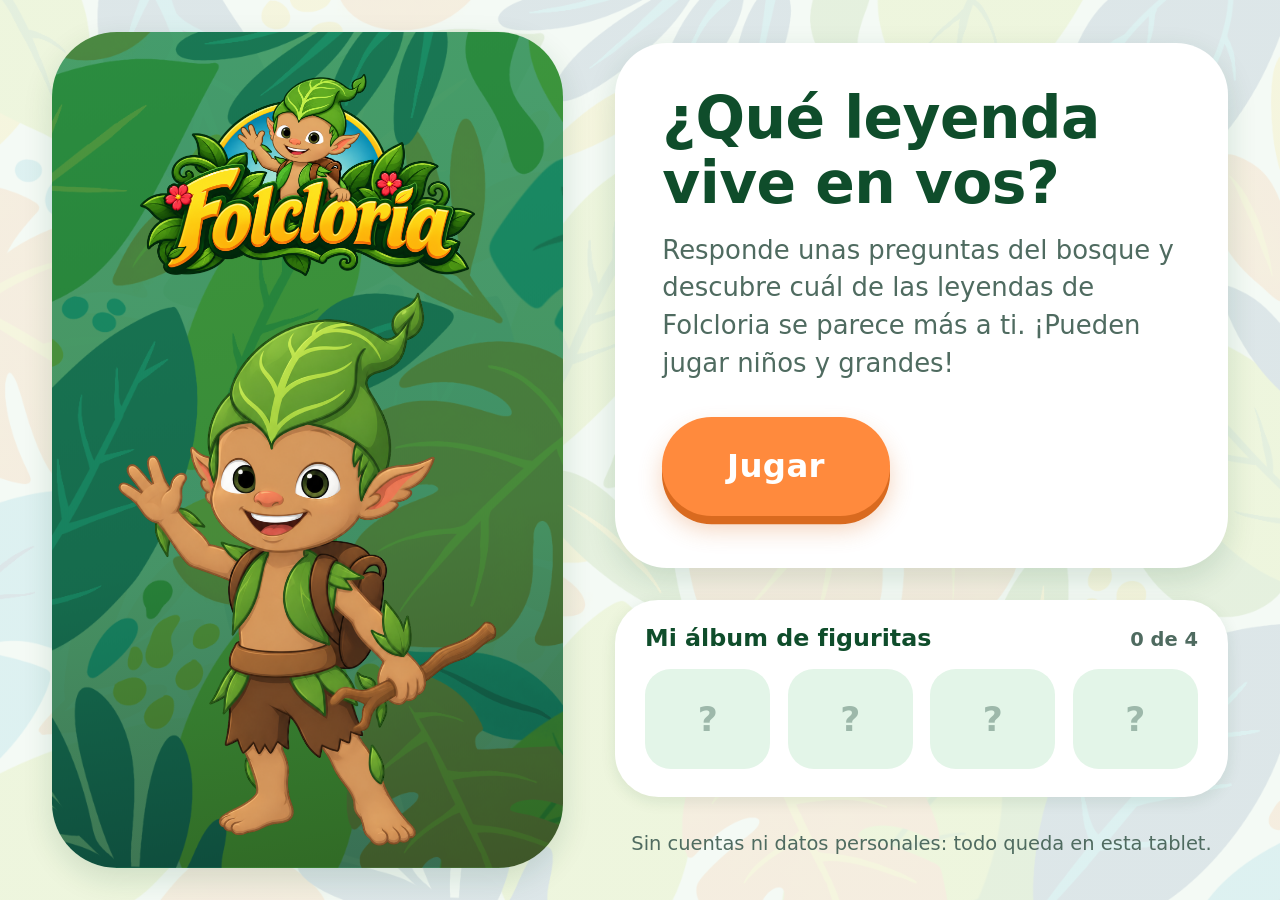
<file: index.html>
<!DOCTYPE html>
<html lang="es">
<head>
  <meta charset="utf-8">
  <meta name="viewport" content="width=device-width, initial-scale=1, maximum-scale=1, user-scalable=no, viewport-fit=cover">
  <title>¿Qué leyenda vive en vos? · Folcloria</title>
  <meta name="description" content="Responde unas preguntas del bosque y descubre qué leyenda de Folcloria vive en vos.">
  <meta name="theme-color" content="#1f8a4c">
  <!-- Tablet: al agregar a la pantalla de inicio se abre a pantalla completa -->
  <meta name="apple-mobile-web-app-capable" content="yes">
  <meta name="mobile-web-app-capable" content="yes">
  <meta name="apple-mobile-web-app-status-bar-style" content="black-translucent">
  <meta name="apple-mobile-web-app-title" content="Folcloria">
  <link rel="stylesheet" href="style.css">
</head>
<body>
  <div id="app">
    <main id="screen" class="screen" aria-live="polite"></main>

    <!-- Confirmación para salir (en vez del cuadro nativo del navegador) -->
    <div class="modal" id="modal" hidden>
      <div class="modal-card" role="dialog" aria-modal="true" aria-labelledby="modalTitle">
        <h2 id="modalTitle">¿Salir del juego?</h2>
        <p>Se perderá este turno.</p>
        <div class="btn-row">
          <button class="btn btn-secondary" data-act="exit-no">Seguir jugando</button>
          <button class="btn btn-primary" data-act="exit-yes">Salir</button>
        </div>
      </div>
    </div>

    <div class="toast" id="toast" role="status" aria-live="polite"></div>
  </div>

  <!-- Aviso si la tablet está en vertical -->
  <div id="rotate" role="alert">
    <div class="rot-icon" aria-hidden="true">🔄</div>
    <h2>Gira la tablet</h2>
    <p>Este juego se juega con la pantalla en horizontal.</p>
  </div>

  <script src="script.js"></script>
</body>
</html>
</file>
<file: style.css>
/* ==========================================================
   FOLCLORIA — Juego "¿Qué leyenda vive en vos?"  ·  versión TABLET HORIZONTAL
   Misma identidad visual del app (verde, azul, amarillo y naranja).
   Todo el tamaño se calcula en "rem", y el rem se ajusta al tamaño de la pantalla
   (ver html { font-size }), así el juego se ve bien de 1024×768 a 1366×1024.
   ========================================================== */
:root {
  --green-900: #0f4d2b;
  --green-700: #1a7a43;
  --green-600: #1f8a4c;
  --green-100: #e3f5e8;
  --blue: #2a9fd6;
  --blue-100: #def2fb;
  --yellow: #ffc93c;
  --yellow-100: #fff4cf;
  --orange: #ff8a3d;
  --orange-100: #ffe6d3;
  --ink: #17332a;
  --ink-soft: #4f6b60;
  --bg: #f4faf5;
  --card: #ffffff;
  --shadow: 0 .5rem 1.4rem rgba(15, 77, 43, .14);
  --shadow-sm: 0 .2rem .7rem rgba(15, 77, 43, .10);
  --sat: env(safe-area-inset-top, 0px);
  --sab: env(safe-area-inset-bottom, 0px);
  --sal: env(safe-area-inset-left, 0px);
  --sar: env(safe-area-inset-right, 0px);
  --font: -apple-system, BlinkMacSystemFont, "SF Pro Rounded", "Nunito", "Segoe UI", Roboto, system-ui, sans-serif;
}

/* 1rem ≈ 19.7px en una tablet de 1180×820; escala con la pantalla */
html { font-size: clamp(14px, min(2.4vh, 1.7vw), 26px); }
* { box-sizing: border-box; -webkit-tap-highlight-color: transparent; }
html, body { margin: 0; height: 100%; background: var(--green-700); }
body {
  font-family: var(--font); color: var(--ink); -webkit-text-size-adjust: 100%; -webkit-font-smoothing: antialiased;
  overscroll-behavior: none; touch-action: manipulation;
  user-select: none; -webkit-user-select: none; -webkit-touch-callout: none;
}
input { user-select: text; -webkit-user-select: text; }
img { max-width: 100%; display: block; -webkit-user-drag: none; }
button, input { font: inherit; color: inherit; }
button { cursor: pointer; }
h1, h2, h3, p { margin: 0; }

#app { position: fixed; inset: 0; background: var(--bg); overflow: hidden; }
/* Fondo con el brand pattern (se activa desde script.js si el archivo existe) */
#app.has-pattern { background-image: linear-gradient(var(--veil), var(--veil)), var(--pattern); background-size: cover; background-position: center; }

.screen {
  position: absolute; inset: 0; overflow-x: hidden; overflow-y: auto; display: flex; flex-direction: column;
  padding: calc(var(--sat) + 1.5rem) calc(var(--sar) + 2.4rem) calc(var(--sab) + 1.5rem) calc(var(--sal) + 2.4rem);
}
.screen > * { min-width: 0; min-height: 0; }
.screen.in { animation: viewIn .35s ease both; }
@keyframes viewIn { from { opacity: 0; transform: translateY(.8rem); } to { opacity: 1; transform: none; } }
@media (prefers-reduced-motion: reduce) { * { animation: none !important; transition: none !important; scroll-behavior: auto !important; } }

/* ---------- Imágenes con reserva ---------- */
.ph-wrap { position: relative; }
.ph-wrap img { width: 100%; height: 100%; object-fit: contain; }
.ph-label { display: none; }
.ph-wrap.missing {
  display: flex; align-items: center; justify-content: center; text-align: center;
  border: .15rem dashed rgba(31, 138, 76, .45); border-radius: 1rem; padding: .6rem;
  background: repeating-linear-gradient(45deg, rgba(31, 138, 76, .06) 0 .7rem, rgba(42, 159, 214, .06) .7rem 1.4rem);
}
.ph-wrap.missing img { display: none; }
.ph-wrap.missing .ph-label { display: block; font-size: .75rem; font-weight: 800; color: var(--green-700); line-height: 1.3; }

/* ---------- Botones ---------- */
.btn {
  display: inline-flex; align-items: center; justify-content: center; gap: .5rem;
  min-height: 3.7rem; padding: 0 2rem; border: 0; border-radius: 999px;
  font-weight: 900; font-size: 1.2rem; letter-spacing: .01em; transition: transform .15s ease, box-shadow .15s ease;
}
.btn:active { transform: scale(.97); }
.btn-primary { background: var(--orange); color: #fff; box-shadow: 0 .38rem 0 #d96a1f, 0 .6rem 1.1rem rgba(217, 106, 31, .3); margin-bottom: .38rem; }
.btn-primary:active { box-shadow: 0 .12rem 0 #d96a1f; transform: translateY(.25rem); }
.btn-secondary { background: #fff; color: var(--green-700); border: .16rem solid var(--green-600); }
.btn-ghost { background: transparent; color: var(--green-700); min-height: 3rem; font-size: 1.05rem; }
.btn.block-btn { width: 100%; }
.btn-row { display: flex; gap: 1rem; }
.btn-row .btn { flex: 1; padding: 0 1rem; white-space: nowrap; }

.card { background: var(--card); border-radius: 2.4rem; box-shadow: var(--shadow); padding: 2rem 2.2rem; }
.center { text-align: center; }
.fine { color: var(--ink-soft); font-size: .9rem; line-height: 1.4; text-align: center; }
.icon-btn {
  width: 3.4rem; height: 3.4rem; flex: none; border-radius: 50%; border: 0; background: #fff; box-shadow: var(--shadow-sm);
  font-size: 1.6rem; line-height: 1; color: var(--green-700); font-weight: 900;
}

/* ---------- Dos columnas ---------- */
.land { flex: 1; display: grid; grid-template-columns: 5fr 6fr; gap: 2.4rem; min-height: 0; }
.hero-panel {
  position: relative; overflow: hidden; min-height: 0; border-radius: 3rem; padding: 1.6rem 2rem 1rem;
  display: flex; flex-direction: column; align-items: center; gap: .4rem; box-shadow: var(--shadow);
  background: linear-gradient(170deg, var(--green-600) 0%, var(--green-700) 60%, var(--green-900) 100%);
}
#app.has-pattern .hero-panel {
  background-image: linear-gradient(170deg, rgba(31, 138, 76, var(--hero-a)) 0%, rgba(26, 122, 67, var(--hero-a)) 60%, rgba(15, 77, 43, var(--hero-a)) 100%), var(--pattern);
  background-size: cover, cover; background-position: center, center top;
}
.hero-panel .logo { width: min(82%, 25rem); aspect-ratio: 16 / 8; flex: none; }
.hero-panel .mascot { flex: 1; min-height: 0; width: 100%; }
.hero-panel .missing { border-color: rgba(255, 255, 255, .6); background: rgba(255, 255, 255, .1); }
.hero-panel .missing .ph-label { color: #fff; }

/* ---------- INTRO ---------- */
.intro-right { display: flex; flex-direction: column; justify-content: center; gap: 1.5rem; }
.intro-right .card h1 { font-size: 2.7rem; font-weight: 900; color: var(--green-900); letter-spacing: -.01em; line-height: 1.1; }
.intro-right .card p { margin: .8rem 0 1.6rem; color: var(--ink-soft); line-height: 1.45; font-size: 1.2rem; }
.album { background: #fff; border-radius: 2rem; box-shadow: var(--shadow-sm); padding: 1.1rem 1.4rem 1.3rem; }
.album h3 { font-size: 1.1rem; font-weight: 900; color: var(--green-900); display: flex; justify-content: space-between; align-items: baseline; }
.album h3 small { color: var(--ink-soft); font-weight: 700; font-size: .9rem; }
.slots { display: grid; grid-template-columns: repeat(4, 1fr); gap: .8rem; margin-top: .8rem; }
.slot { aspect-ratio: 1.25; border-radius: 1.2rem; background: var(--green-100); display: grid; place-items: center; font-size: 1.6rem; font-weight: 900; color: #9db8aa; overflow: hidden; }
.slot.on { background: var(--yellow-100); box-shadow: inset 0 0 0 .2rem var(--yellow); }
.slot .ph-wrap { width: 100%; height: 100%; padding: .2rem; }
.slot .ph-wrap.missing { font-size: 0; border: 0; background: none; padding: 0; }

/* ---------- SETUP (centrado y grande) ---------- */
.setup { flex: 1; display: flex; flex-direction: column; min-height: 0; }
.setup > .icon-btn { align-self: flex-start; }
.setup-wrap { flex: 1; min-height: 0; display: grid; place-items: center; }
.setup-card {
  width: min(48rem, 100%); background: #fff; border-radius: 3rem; box-shadow: var(--shadow); padding: 2rem 2.8rem 2.2rem;
  display: flex; flex-direction: column; gap: 1.3rem; text-align: center;
}
.setup-card h1 { font-size: 2.8rem; font-weight: 900; color: var(--green-900); letter-spacing: -.01em; line-height: 1.1; }
.field { display: flex; flex-direction: column; gap: .55rem; text-align: left; }
.field > span { font-weight: 800; font-size: 1.2rem; color: var(--ink-soft); }
.pname {
  width: 100%; height: 4.4rem; border-radius: 1.3rem; border: .17rem solid var(--green-100); background: var(--green-100);
  padding: 0 1.3rem; font-size: 1.6rem; font-weight: 800; color: var(--ink); text-align: center;
}
.pname:focus { outline: none; border-color: var(--green-600); background: #fff; }
.pname::placeholder { color: #8aa498; font-weight: 700; }
.seg { display: grid; grid-template-columns: minmax(0, 1fr) minmax(0, 1fr); gap: .9rem; }
.seg button {
  min-height: 5.6rem; border-radius: 1.5rem; border: .17rem solid var(--green-100); background: #fff; color: var(--ink-soft);
  font-weight: 900; font-size: 1.5rem; line-height: 1.15; padding: .5rem .8rem;
}
.seg button small { display: block; font-weight: 700; font-size: 1rem; opacity: .85; margin-top: .25rem; }
.seg button.on { border-color: var(--green-600); background: var(--green-600); color: #fff; }
.opt { display: flex; align-items: center; justify-content: center; gap: .8rem; background: var(--blue-100); color: #0d5a7d; border-radius: 1.2rem; padding: .8rem 1.2rem; font-weight: 700; font-size: 1.05rem; line-height: 1.25; text-align: left; }
.opt input { width: 1.7rem; height: 1.7rem; accent-color: var(--green-600); flex: none; }
.btn-xl { min-height: 4.6rem; font-size: 1.5rem; padding: 0 3rem; }

/* ---------- PREGUNTAS ---------- */
.qscreen { flex: 1; display: flex; flex-direction: column; gap: 1.2rem; min-height: 0; }
.qtop { display: flex; align-items: center; gap: 1.6rem; }
.dots { flex: 1; display: flex; gap: .6rem; justify-content: center; max-width: 42rem; margin: 0 auto; }
.dot { flex: 1; height: .85rem; border-radius: 999px; background: #cfe3d6; transition: background .3s ease; }
.dot.done { background: var(--green-600); }
.dot.now { background: var(--yellow); box-shadow: 0 0 0 .15rem #fff, 0 0 0 .3rem var(--yellow); }
.who { display: flex; align-items: center; gap: .5rem; font-weight: 800; font-size: 1.1rem; color: var(--ink-soft); min-width: 8rem; justify-content: flex-end; }
.who span:last-child { max-width: 11rem; overflow: hidden; text-overflow: ellipsis; white-space: nowrap; }
.qbody { flex: 1; min-height: 0; display: grid; grid-template-columns: 4fr 7fr; gap: 2.2rem; }
.qleft { display: flex; flex-direction: column; gap: .8rem; min-height: 0; }
.qcard {
  position: relative; flex: 1; min-height: 0; display: flex; flex-direction: column; justify-content: center;
  background: var(--yellow-100); border-radius: 2.4rem; padding: 1.6rem 1.8rem; box-shadow: var(--shadow-sm);
}
.qhead { display: flex; align-items: center; justify-content: space-between; gap: 1rem; margin-bottom: 1rem; }
.qcard .n { background: var(--orange); color: #fff; font-weight: 900; font-size: .9rem; padding: .25rem .8rem; border-radius: 999px; }
.qcard h2 { font-size: 2.2rem; font-weight: 900; color: var(--green-900); line-height: 1.2; }
.speak { flex: none; width: 3.4rem; height: 3.4rem; border-radius: 50%; border: 0; background: #fff; box-shadow: var(--shadow-sm); font-size: 1.5rem; }
.qmascot { height: 16vh; max-width: 100%; object-fit: contain; align-self: flex-start; margin-left: .6rem; flex: none; }
.answers { display: grid; grid-template-columns: 1fr 1fr; grid-template-rows: 1fr 1fr; gap: 1.2rem; min-height: 0; }
.ans {
  display: flex; flex-direction: column; align-items: center; justify-content: center; gap: .6rem; text-align: center;
  padding: 1rem 1.4rem; border-radius: 2.2rem; border: .22rem solid #fff; min-height: 0;
  font-weight: 900; font-size: 1.45rem; line-height: 1.2; color: var(--green-900); box-shadow: var(--shadow-sm);
  transition: transform .15s ease, border-color .15s ease, background .15s ease;
}
.ans:nth-child(1) { background: var(--blue-100); }
.ans:nth-child(2) { background: var(--yellow-100); }
.ans:nth-child(3) { background: var(--green-100); }
.ans:nth-child(4) { background: var(--orange-100); }
.ans .em { font-size: 3.6rem; line-height: 1; }
.ans:active { transform: scale(.97); }
.ans.chosen { border-color: var(--green-600); background: #fff; transform: scale(1.03); box-shadow: 0 0 0 .3rem rgba(31, 138, 76, .25); }
.answers.locked { pointer-events: none; }
.answers.locked .ans:not(.chosen) { opacity: .45; }
/* modo Explorador: todo más grande */
.kid .qcard h2 { font-size: 2.4rem; }
.kid .ans { font-size: 1.65rem; }
.kid .ans .em { font-size: 4.6rem; }

/* ---------- RESULTADO ---------- */
.rscreen { flex: 1; display: grid; grid-template-columns: 5fr 7fr; gap: 2.2rem; min-height: 0; }
.rleft { display: flex; flex-direction: column; align-items: center; gap: .7rem; min-height: 0; }
.badge { flex: none; background: var(--orange-100); color: #8a3d00; font-weight: 800; font-size: 1rem; padding: .35rem 1rem; border-radius: 999px; }
.res-art {
  flex: 1; min-height: 0; width: 100%; border-radius: 2.6rem; padding: .5rem; overflow: hidden;
  background: radial-gradient(circle at 50% 40%, #fff, var(--bgc, var(--green-100))); box-shadow: var(--shadow);
}
/* Con el brand pattern: fondo con textura tintada con el color de la leyenda */
#app.has-pattern .res-art {
  background-image: linear-gradient(rgba(255, 255, 255, .42), rgba(255, 255, 255, .42)), linear-gradient(var(--bgc, var(--green-100)), var(--bgc, var(--green-100))), var(--pattern);
  background-size: cover; background-position: center; background-blend-mode: normal, soft-light, normal;
}
.res-art.missing { border-radius: 2.6rem; }
.res-title { text-align: center; flex: none; }
.res-title .pre { color: var(--ink-soft); font-weight: 800; font-size: 1.1rem; }
.res-title h1 { font-size: 2.7rem; font-weight: 900; color: var(--green-900); letter-spacing: -.01em; line-height: 1.05; margin-top: .1rem; }
.res-title p { color: var(--ink-soft); font-weight: 700; font-size: 1.15rem; margin-top: .25rem; }
.actions { width: 100%; margin-top: auto; display: grid; gap: .8rem; flex: none; }
.actions .btn + .btn { margin-top: 0; }
.rright {
  min-height: 0; overflow-y: auto; padding: .3rem; margin: -.3rem;
  display: grid; grid-template-columns: 1fr 1fr; grid-auto-rows: minmax(min-content, 1fr); gap: 1rem; align-content: stretch;
}
.block { background: #fff; border-radius: 1.8rem; padding: 1.1rem 1.3rem; box-shadow: var(--shadow-sm); min-height: 0; }
.block h2 { font-size: 1.2rem; font-weight: 900; color: var(--green-900); display: flex; align-items: center; gap: .5rem; }
.block p { margin-top: .5rem; line-height: 1.4; color: var(--ink-soft); font-size: 1.05rem; }
.b-yellow { background: var(--yellow-100); }
.b-blue { background: var(--blue-100); }
.b-green { background: var(--green-100); }
.b-orange { background: var(--orange-100); }
.mix { display: grid; gap: .55rem; margin-top: .7rem; }
.mrow { display: grid; grid-template-columns: 5.6rem 1fr 2.8rem; align-items: center; gap: .6rem; font-size: .95rem; font-weight: 800; color: var(--ink); }
.mrow .bar { height: .9rem; border-radius: 999px; background: #e8f0ea; overflow: hidden; }
.mrow .bar i { display: block; height: 100%; border-radius: 999px; background: var(--c); width: 0; transition: width .9s cubic-bezier(.2, .8, .2, 1); }
.mrow b { text-align: right; color: var(--ink-soft); font-size: .9rem; }
.friend { display: flex; align-items: center; gap: .9rem; margin-top: .6rem; }
.friend .thumb { width: 5rem; height: 5rem; border-radius: 1.4rem; background: #fff; flex: none; padding: .3rem; }
.friend p { margin: 0; }

/* ---------- Confirmación, aviso y toast ---------- */
.modal { position: absolute; inset: 0; z-index: 80; background: rgba(10, 40, 25, .55); display: grid; place-items: center; padding: 2rem; animation: viewIn .2s ease both; }
.modal[hidden] { display: none; }
.modal-card { background: #fff; border-radius: 2.4rem; padding: 2.2rem 2.4rem; width: min(34rem, 100%); text-align: center; box-shadow: 0 1.5rem 4rem rgba(0, 0, 0, .35); }
.modal-card h2 { font-size: 2rem; font-weight: 900; color: var(--green-900); }
.modal-card p { color: var(--ink-soft); font-size: 1.2rem; margin: .5rem 0 1.6rem; }
.toast {
  position: absolute; left: 50%; bottom: calc(var(--sab) + 1.6rem); z-index: 90; transform: translate(-50%, 1rem); opacity: 0; pointer-events: none;
  background: var(--green-900); color: #fff; font-weight: 800; font-size: 1.05rem; padding: .8rem 1.4rem; border-radius: 999px; transition: .25s ease; white-space: nowrap;
}
.toast.show { opacity: 1; transform: translate(-50%, 0); }

#rotate {
  display: none; position: fixed; inset: 0; z-index: 200; flex-direction: column; align-items: center; justify-content: center; text-align: center;
  padding: 2rem; color: #fff; background: linear-gradient(170deg, var(--green-600), var(--green-900));
}
#rotate .rot-icon { font-size: 5rem; margin-bottom: 1rem; }
#rotate h2 { font-size: 2.2rem; font-weight: 900; }
#rotate p { font-size: 1.2rem; margin-top: .6rem; opacity: .9; }
@media (orientation: portrait) { #rotate { display: flex; } }

:focus-visible { outline: .2rem solid var(--blue); outline-offset: .15rem; }
</file>
